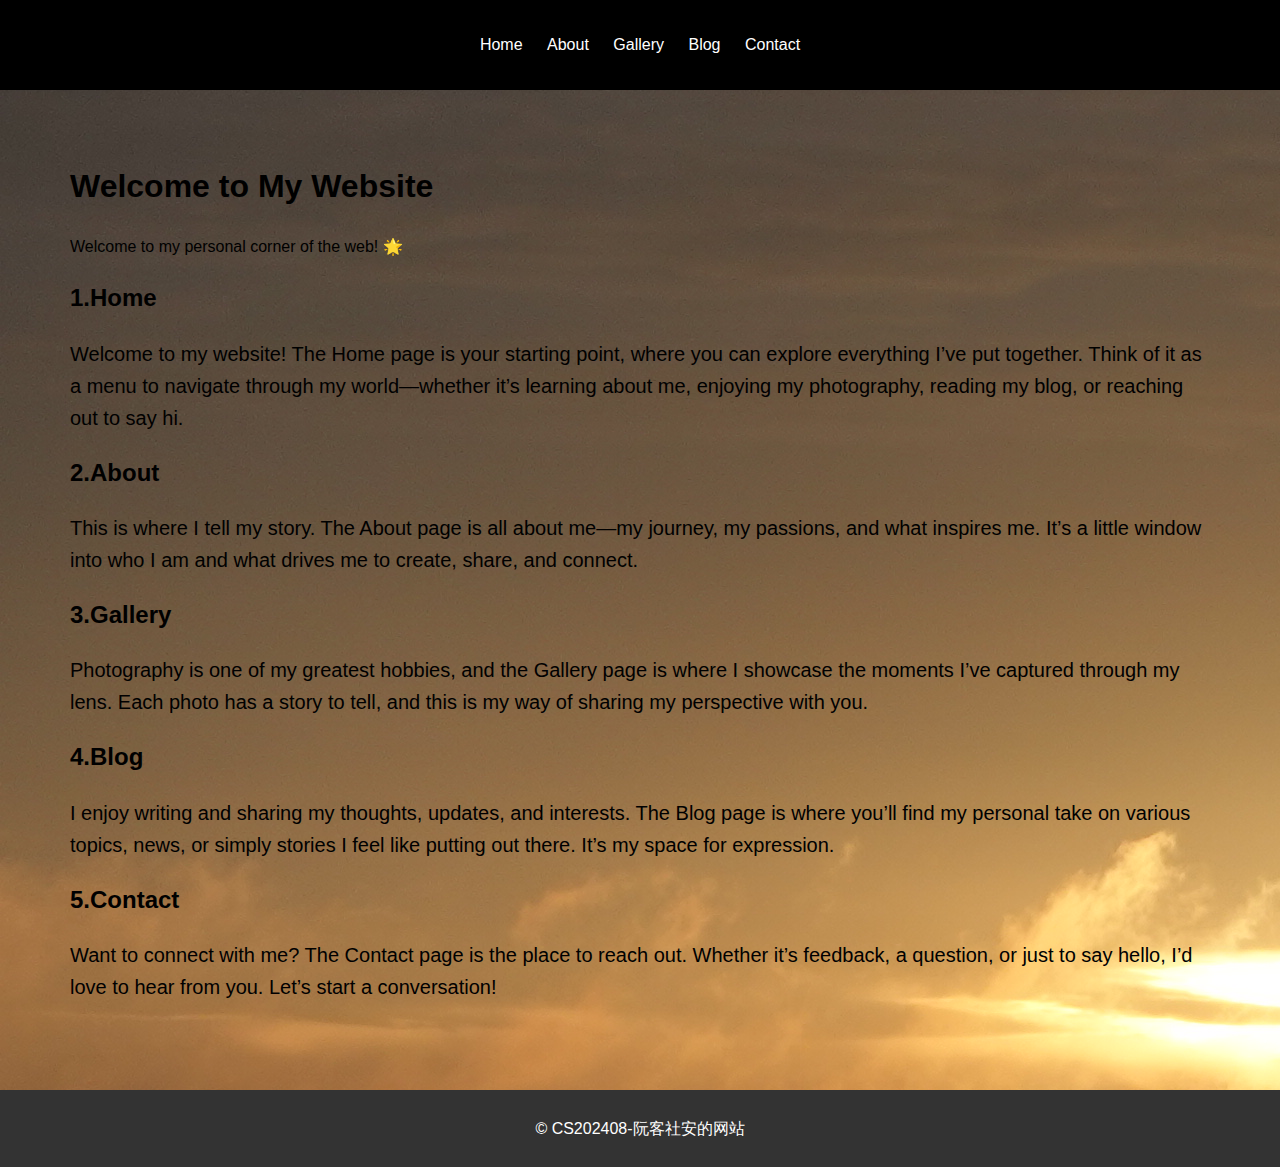
<file: index.html>
<!DOCTYPE html>
<html lang="en">
<head>
    <meta charset="UTF-8">
    <meta name="viewport" content="width=device-width, initial-scale=1.0">
    <link rel="stylesheet" href="css/style.css">
    <title>Anh's HOME</title>
</head>
<body background="BG.JPG">
    <header>
        <nav>
            <ul>
                <li><a href="index.html">Home</a></li>
                <li><a href="about.html">About</a></li>
                <li><a href="gallery.html">Gallery</a></li>
                <li><a href="blog.html">Blog</a></li>
                <li><a href="contact.html">Contact</a></li> 
            </ul>
        </nav>
    </header>
    <main>
        <div class="container">
        <div class="content-wrapper">
        <h1>Welcome to My Website</h1>
        <p>Welcome to my personal corner of the web! 🌟 </p>
        <h2><b>1.Home</b></h2>
        <p class="large-paragraph">Welcome to my website! The Home page is your starting point, where you can explore everything I’ve put together. Think of it as a menu to navigate through my world—whether it’s learning about me, enjoying my photography, reading my blog, or reaching out to say hi.</p>
        <h2><b>2.About</b></h2>
        <p class="large-paragraph">This is where I tell my story. The About page is all about me—my journey, my passions, and what inspires me. It’s a little window into who I am and what drives me to create, share, and connect.</p>
        <h2><b>3.Gallery</b></h2>
        <p class="large-paragraph">Photography is one of my greatest hobbies, and the Gallery page is where I showcase the moments I’ve captured through my lens. Each photo has a story to tell, and this is my way of sharing my perspective with you.</p>
        <h2><b>4.Blog</b></h2>
        <p class="large-paragraph">I enjoy writing and sharing my thoughts, updates, and interests. The Blog page is where you’ll find my personal take on various topics, news, or simply stories I feel like putting out there. It’s my space for expression.</p>
        <h2><b>5.Contact</b></h2>
        <p class="large-paragraph">Want to connect with me? The Contact page is the place to reach out. Whether it’s feedback, a question, or just to say hello, I’d love to hear from you. Let’s start a conversation!</p>
        </div>
        </div>
    </main>
    <footer>
        <p>&copy; CS202408-阮客社安的网站</p>
    </footer>
</body>
</html>
</file>
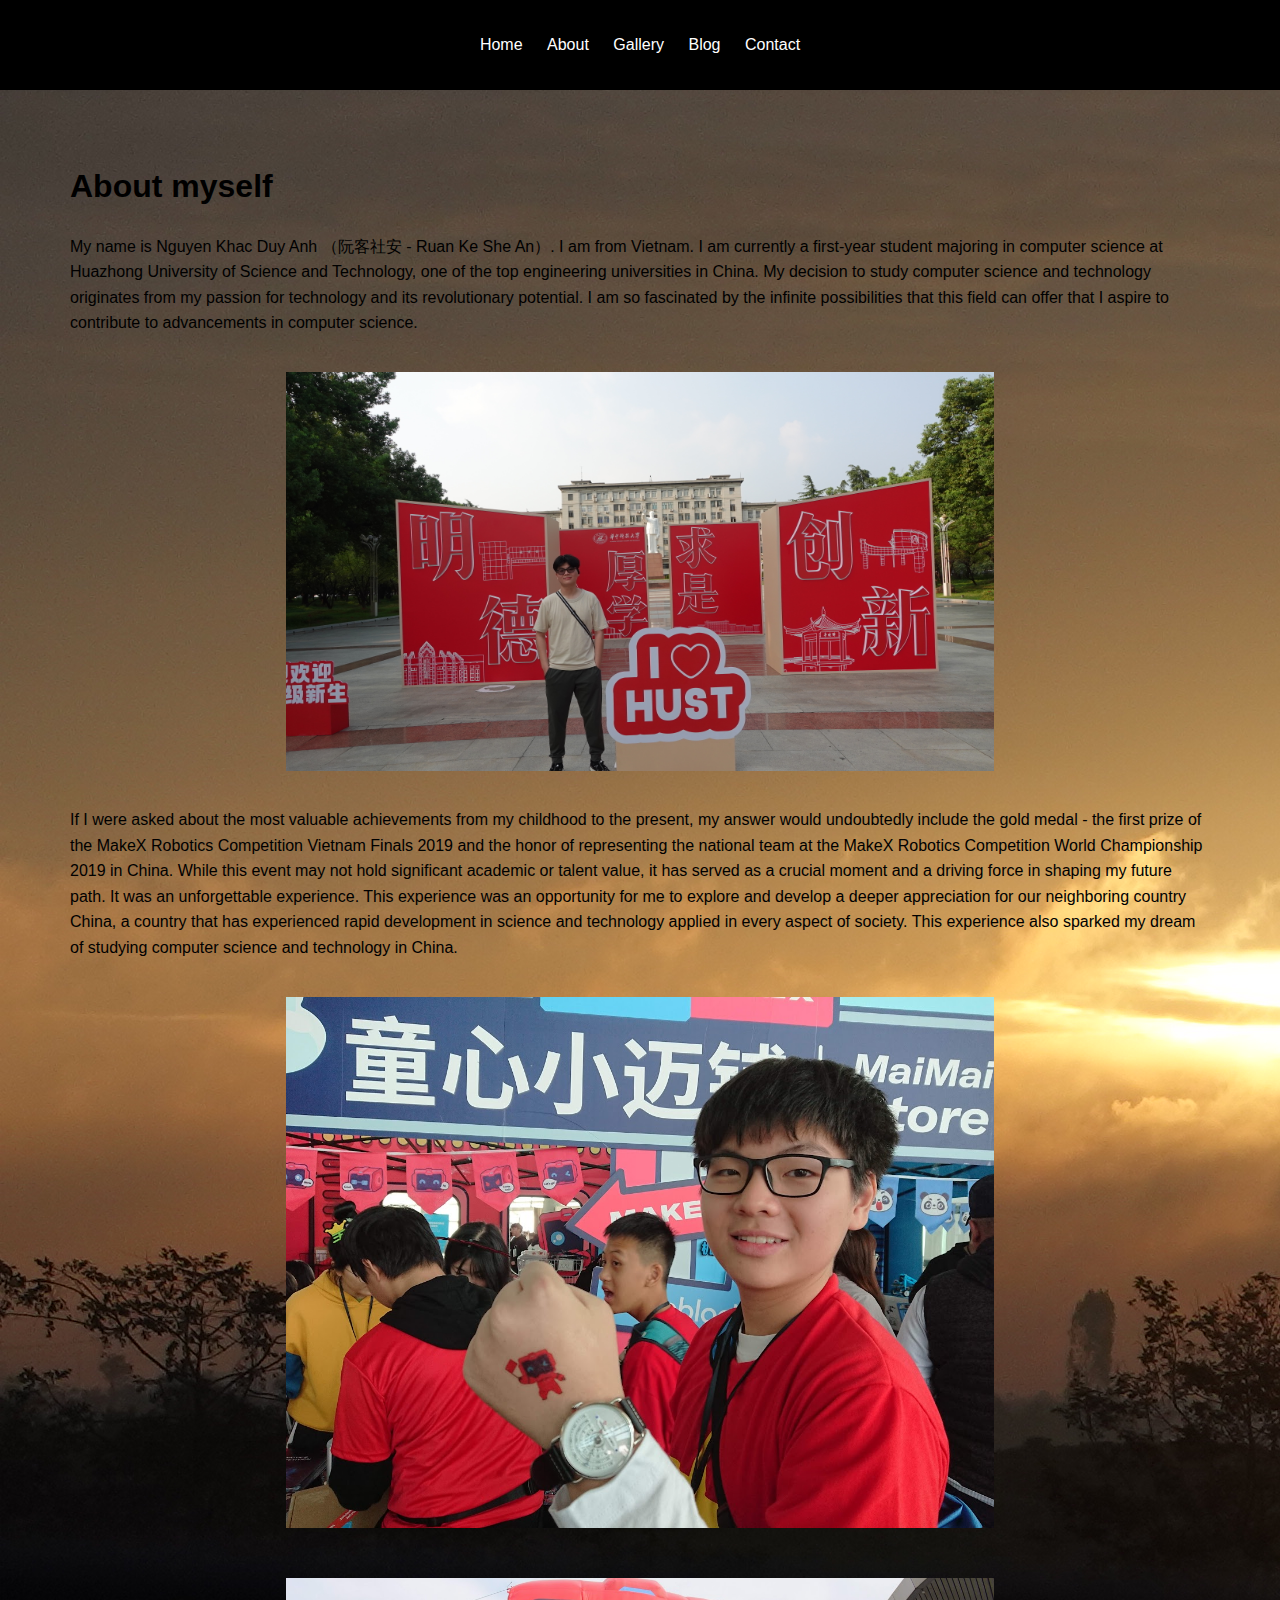
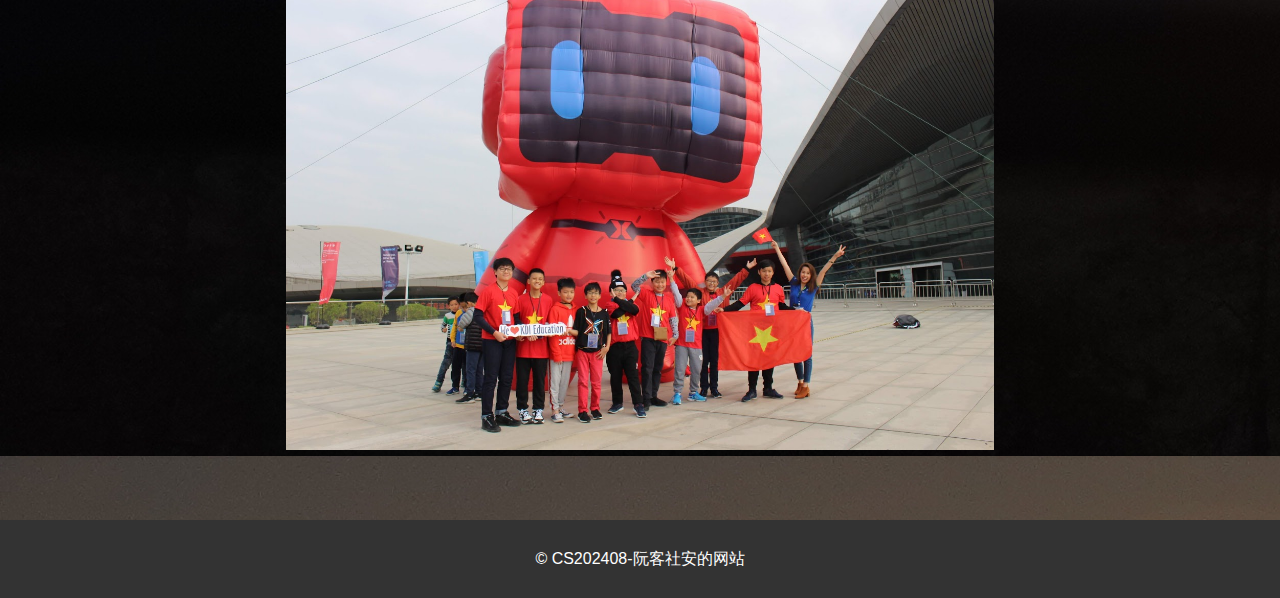
<file: about.html>
<!DOCTYPE html>
<html lang="en">
<head>
    <meta charset="UTF-8">
    <meta name="viewport" content="width=device-width, initial-scale=1.0">
    <link rel="stylesheet" href="css/style.css">
    <title>Self introduction</title>
</head>
<body background="BG.JPG">
    <header>
        <nav>
            <ul>
                <li><a href="index.html">Home</a></li>
                <li><a href="about.html">About</a></li>
                <li><a href="gallery.html">Gallery</a></li>
                <li><a href="blog.html">Blog</a></li>
                <li><a href="contact.html">Contact</a></li>
            </ul>
        </nav>
    </header>
    <main>
        <div class="container">
        <div class="content-wrapper">
        <h1>About myself</h1>
        <p>My name is Nguyen Khac Duy Anh （阮客社安 - Ruan Ke She An）. I am from Vietnam. I am currently a first-year student majoring in computer science at Huazhong University of  Science and Technology, one of the top engineering universities in China. My decision to study computer science and technology originates from my passion for technology and its revolutionary potential. I am so fascinated by the infinite possibilities that this field can offer that I aspire to contribute to advancements in computer science.  </p>
        </div>
        <section class="gallery">
            <img src="image/hust.JPG" alt="Description" class="center-image">
        </section>
        <div class="content-wrapper">
        <p>If I were asked about the most valuable achievements from my childhood to the present, my answer would undoubtedly include the gold medal - the first prize of the MakeX Robotics Competition Vietnam Finals 2019 and the honor of representing the national team at the MakeX Robotics Competition World Championship 2019 in China. While this event may not hold significant academic or talent value, it has served as a crucial moment and a driving force in shaping my future path. It was an unforgettable experience. This experience was an opportunity for me to explore and develop a deeper appreciation for our neighboring country China, a country that has experienced rapid development in science and technology applied in every aspect of society. This experience also sparked my dream of studying computer science and technology in China. </p>
        </div>
        <section class="gallery">
            <img src="image/makex1.jpg" alt="Description" class="center-image">
            <img src="image/makex2.jpg" alt="Description" class="center-image">
        </section>
       </div>
    </main>
    <footer>
        <p>&copy; CS202408-阮客社安的网站</p>
    </footer>
</body>
</html>
</file>
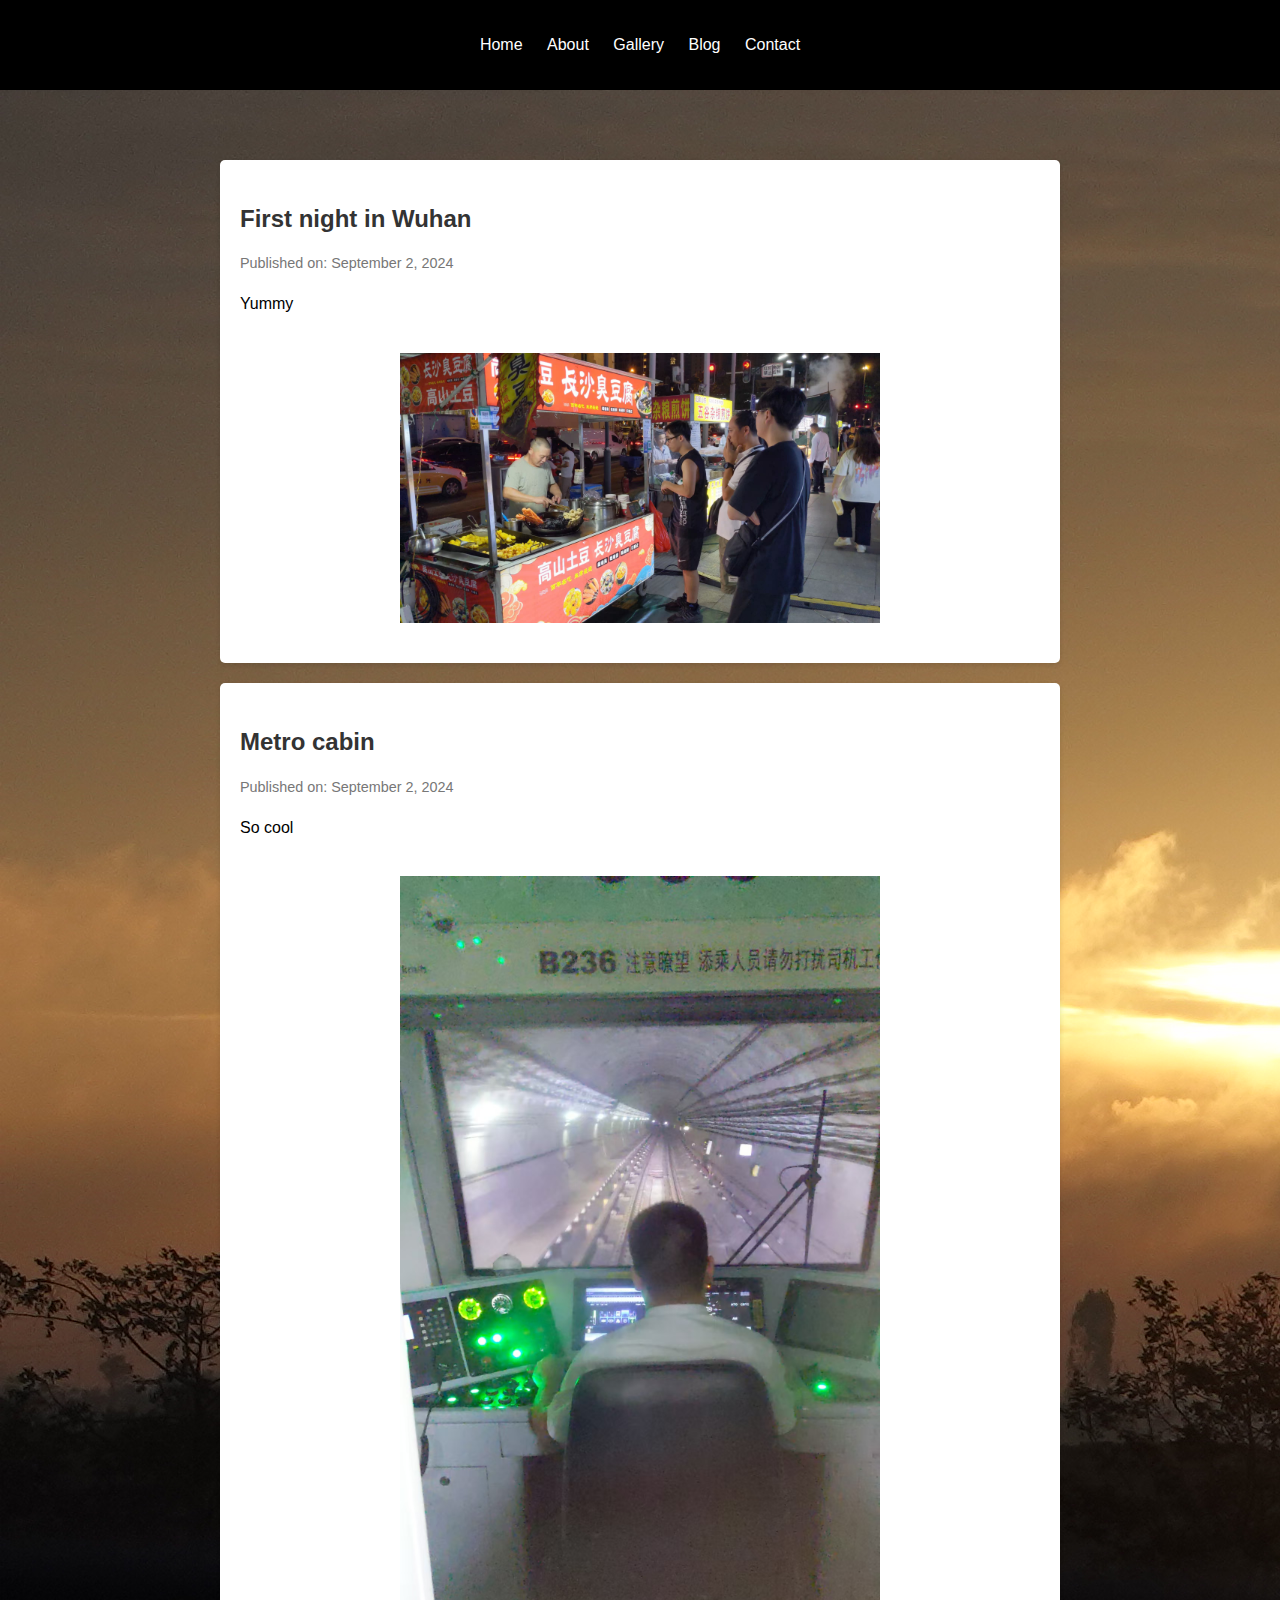
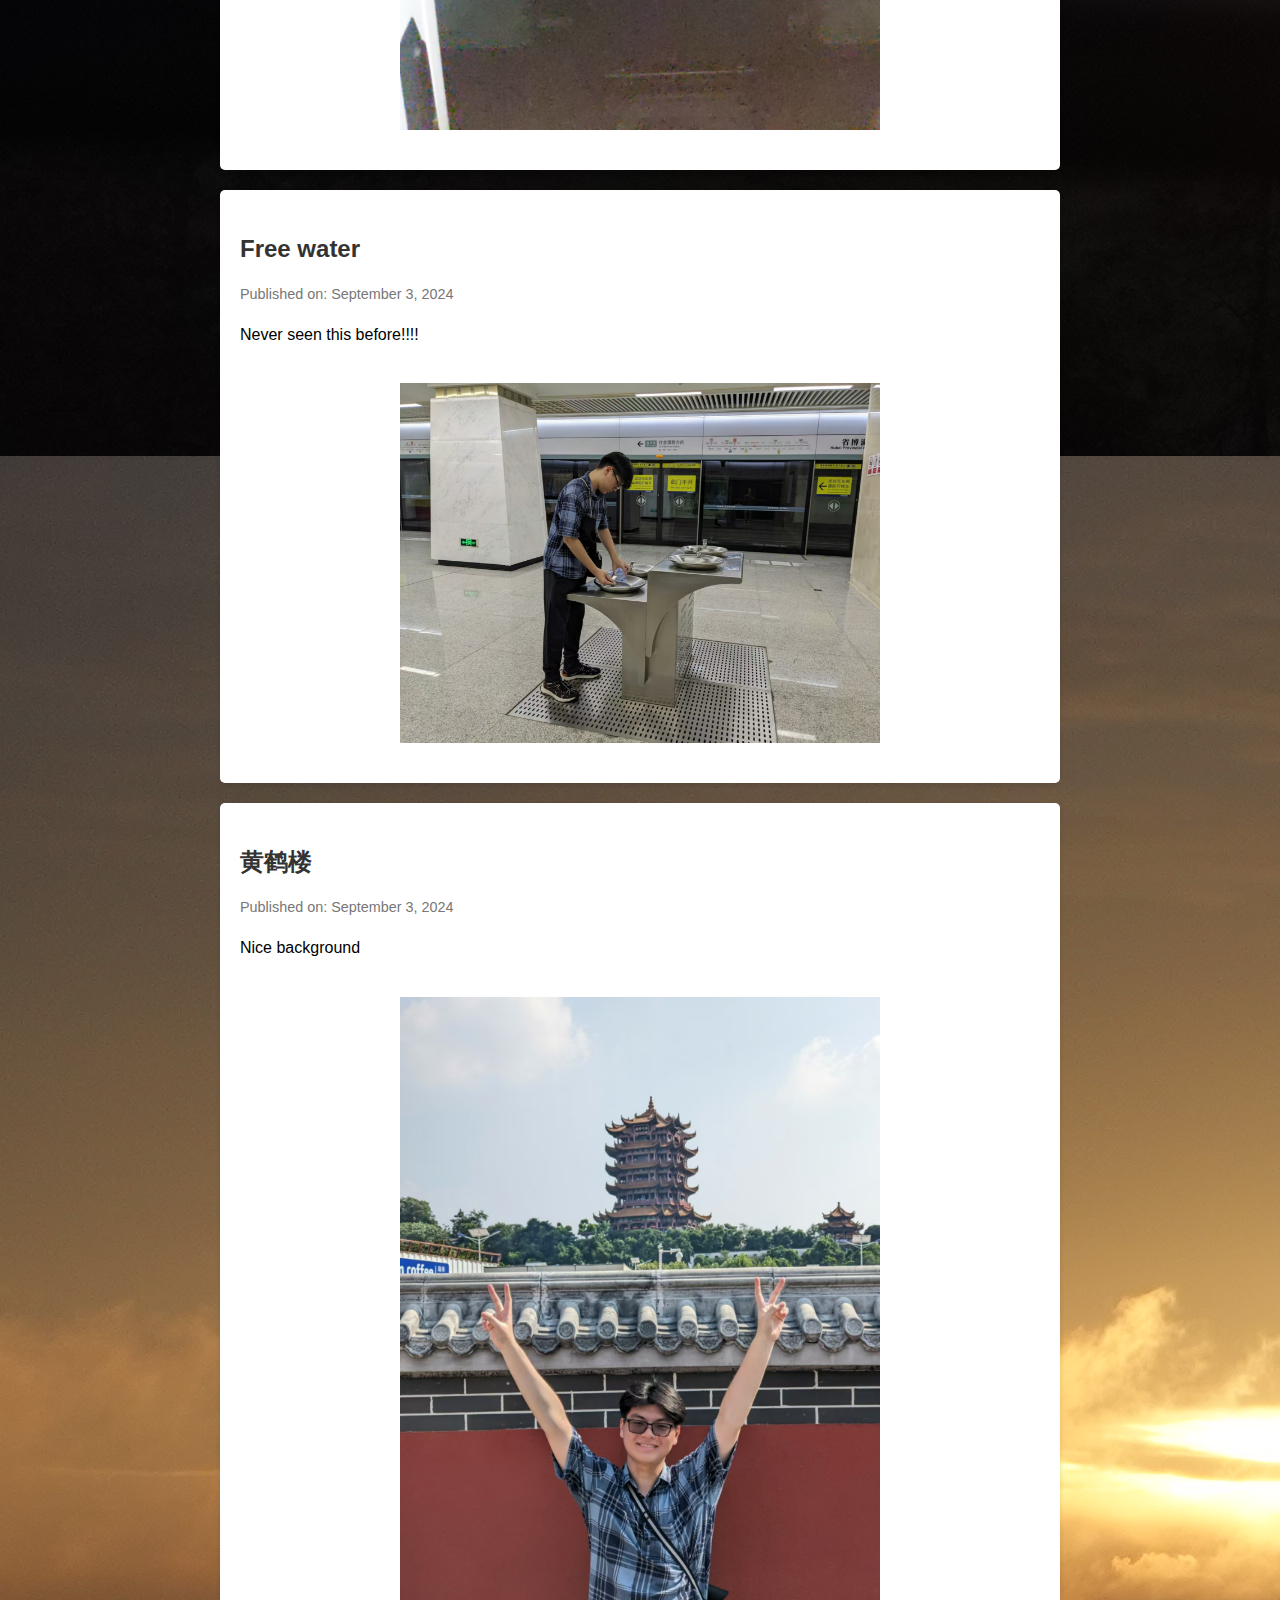
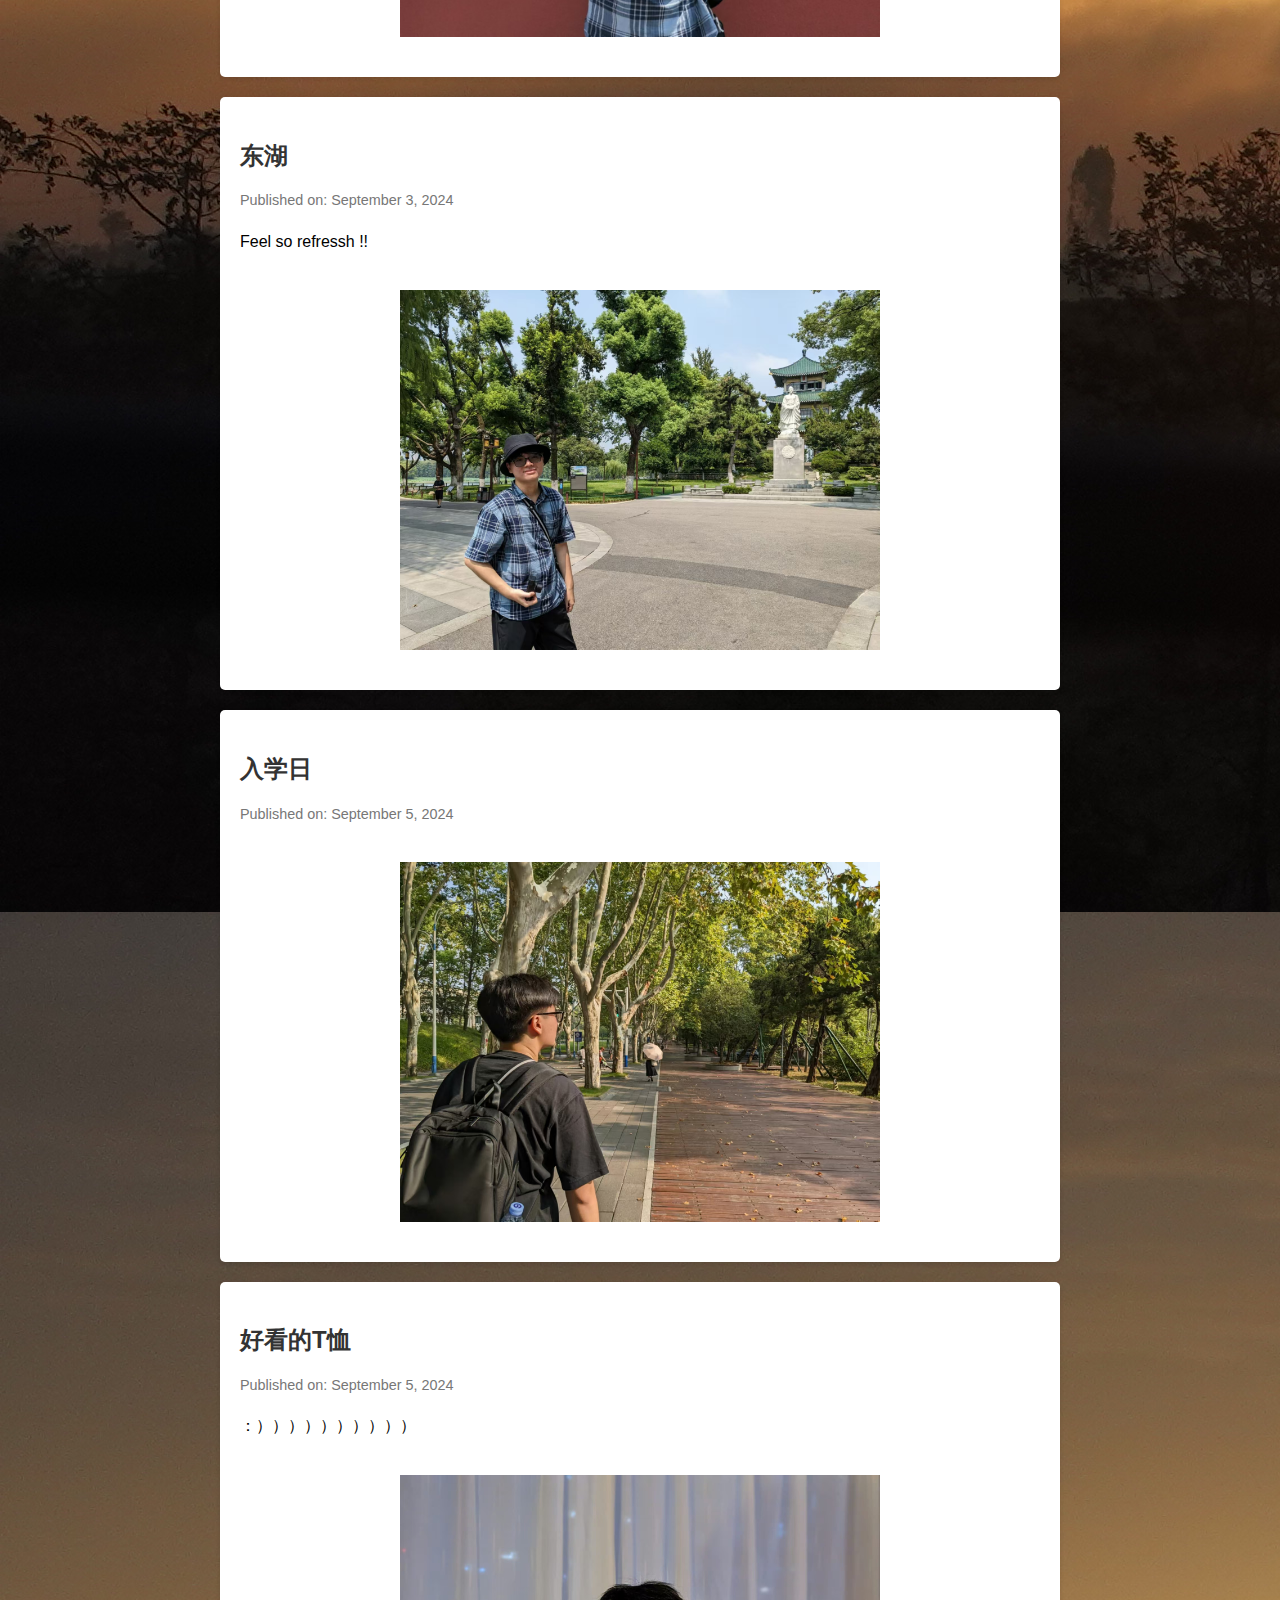
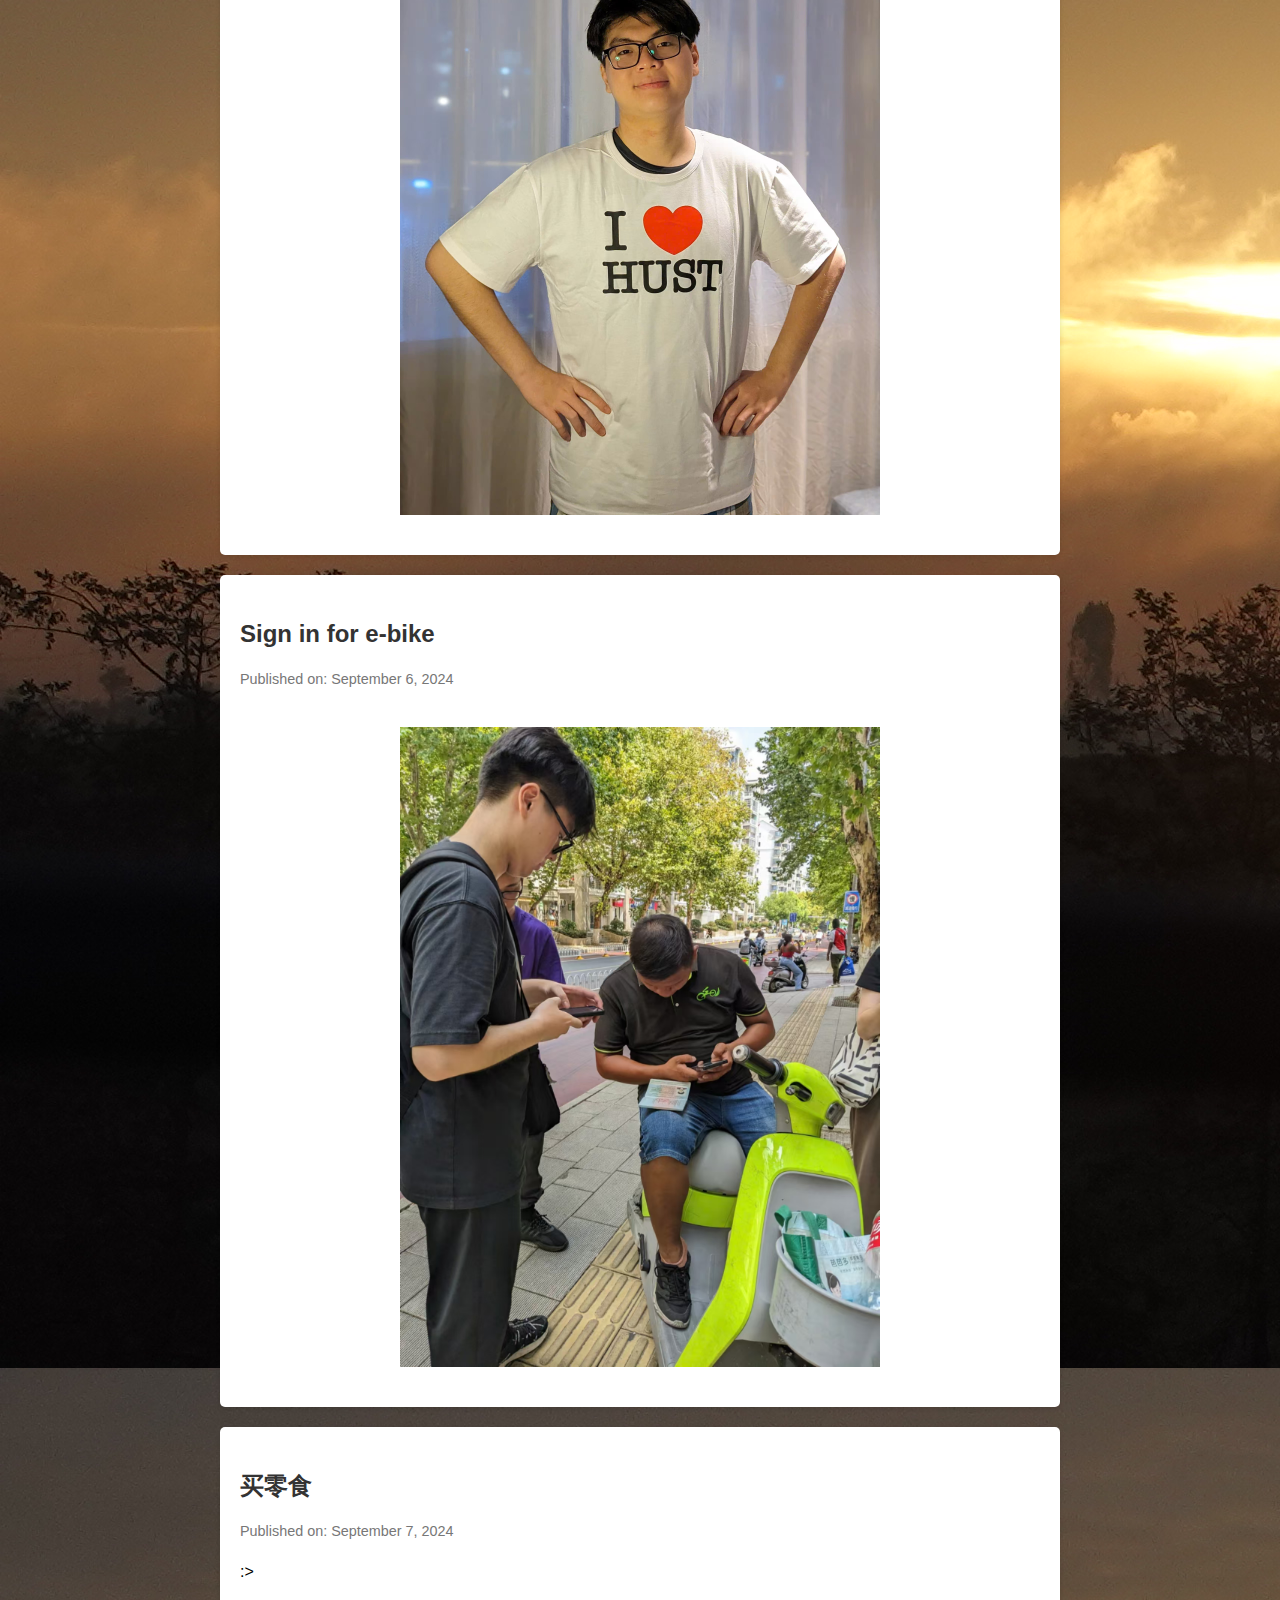
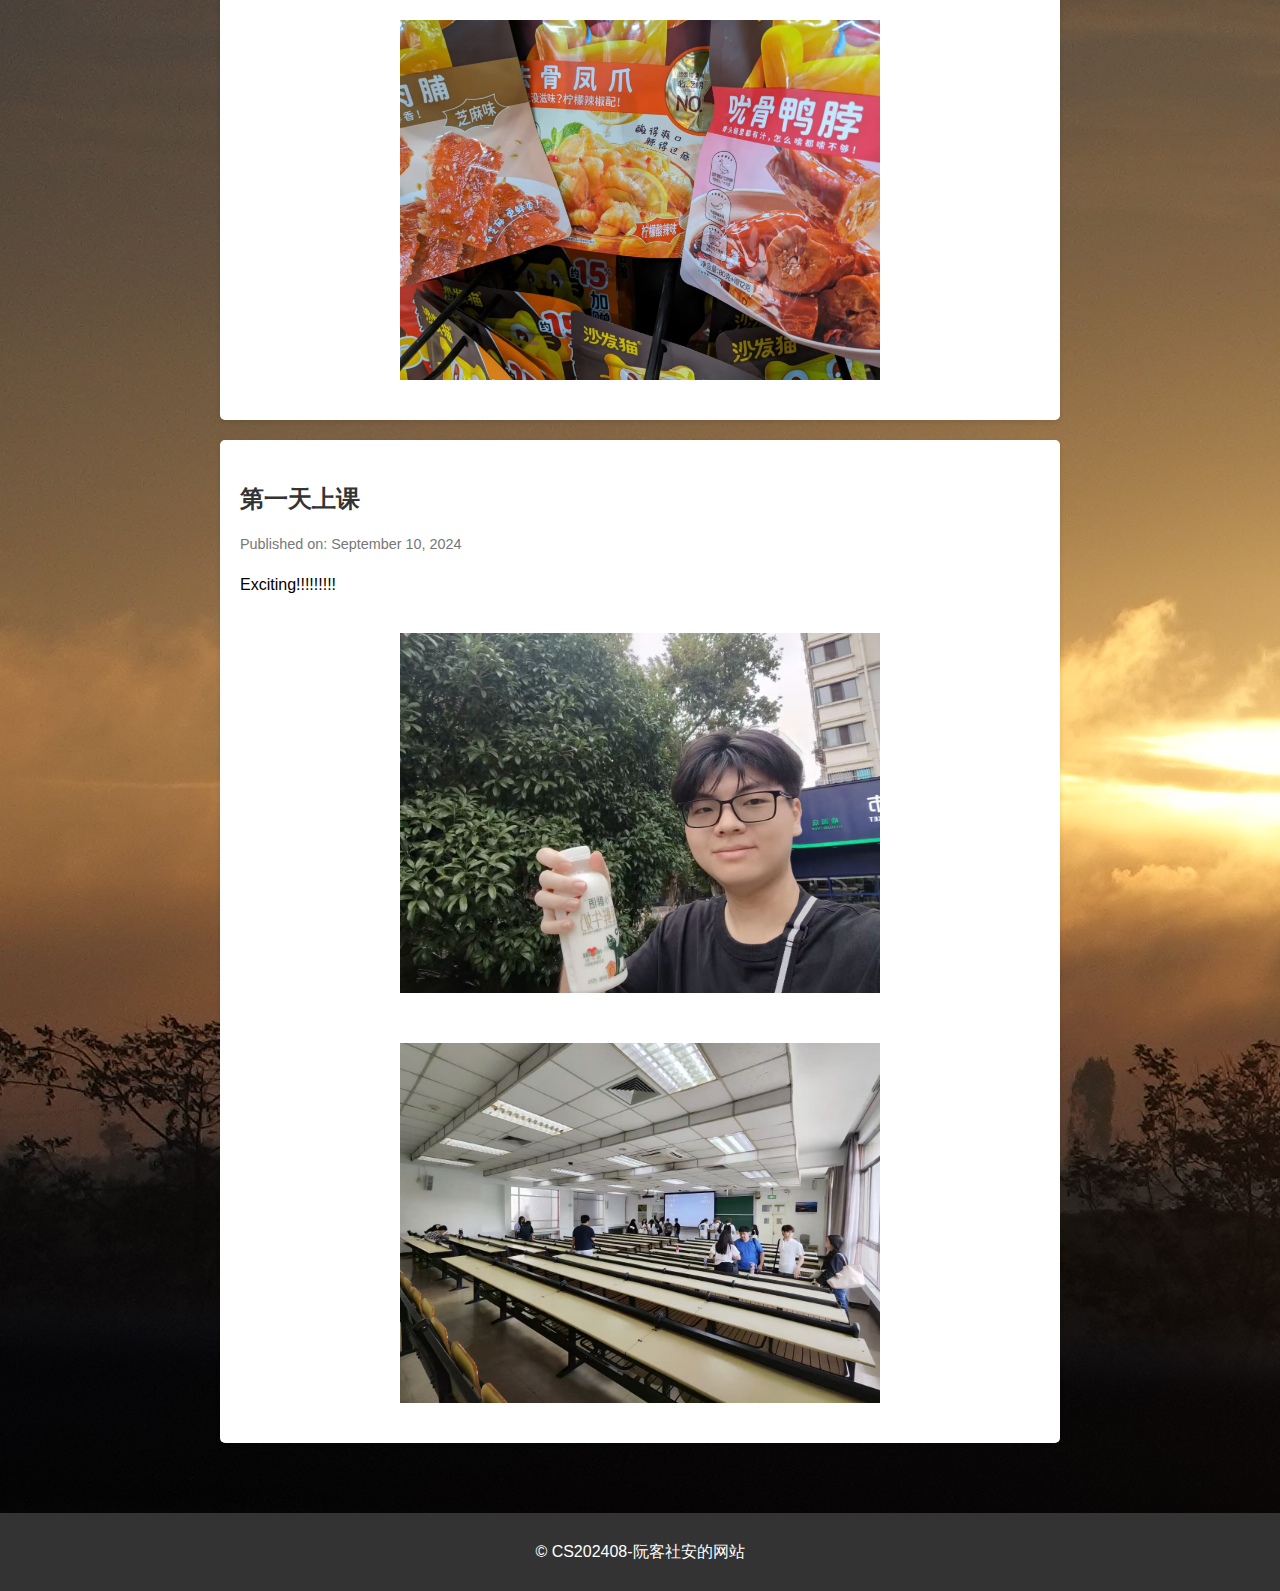
<file: blog.html>
<!DOCTYPE html>
<html lang="en">
<head>
    <meta charset="UTF-8">
    <meta name="viewport" content="width=device-width, initial-scale=1.0">
    <link rel="stylesheet" href="css/style.css">
    <title>Anh's BLOGS</title>
</head>
<body background="BG.JPG">
    <header>
        <nav>
            <ul>
                <li><a href="index.html">Home</a></li>
                <li><a href="about.html">About</a></li>
                <li><a href="gallery.html">Gallery</a></li>
                <li><a href="blog.html">Blog</a></li>
                <li><a href="contact.html">Contact</a></li>
            </ul>
        </nav>
    </header>
    <main>
        <div class="container">
        <div class="content-wrapper">
            <section class="blog-post">
                <h2 class="blog-title">First night in Wuhan</h2>
                <p class="blog-date">Published on: September 2, 2024</p>
                <p class="blog-content">
                Yummy </p> 
                <section class="gallery">
                    <img src="image/Blog/p1.jpg"  class="center-image">
                </section>    

            </section>

            <section class="blog-post">
                <h2 class="blog-title">Metro cabin</h2>
                <p class="blog-date">Published on: September 2, 2024</p>
                <p class="blog-content">
                So cool </p> 
                <section class="gallery">
                    <img src="image/Blog/p2.jpg"  class="center-image">
                </section>    

            </section>

            <section class="blog-post">
                <h2 class="blog-title">Free water</h2>
                <p class="blog-date">Published on: September 3, 2024</p>
                <p class="blog-content">
                Never seen this before!!!! </p> 
                <section class="gallery">
                    <img src="image/Blog/p3.jpg"  class="center-image">
                </section>    

            </section>

            <section class="blog-post">
                <h2 class="blog-title">黄鹤楼</h2>
                <p class="blog-date">Published on: September 3, 2024</p>
                <p class="blog-content">
                Nice background </p> 
                <section class="gallery">
                    <img src="image/Blog/p4.jpg"  class="center-image">
                </section>    

            </section>

            <section class="blog-post">
                <h2 class="blog-title">东湖</h2>
                <p class="blog-date">Published on: September 3, 2024</p>
                <p class="blog-content">
                Feel so refressh !!</p> 
                <section class="gallery">
                    <img src="image/Blog/p5.jpg"  class="center-image">
                </section>    

            </section>

            <section class="blog-post">
                <h2 class="blog-title">入学日</h2>
                <p class="blog-date">Published on: September 5, 2024</p>
                <p class="blog-content">
                </p> 
                <section class="gallery">
                    <img src="image/Blog/p6.jpg"  class="center-image">
                </section>    

            </section>

            <section class="blog-post">
                <h2 class="blog-title">好看的T恤</h2>
                <p class="blog-date">Published on: September 5, 2024</p>
                <p class="blog-content">
                ：）））））））））） </p> 
                <section class="gallery">
                    <img src="image/Blog/p7.jpg"  class="center-image">
                </section>    

            </section>

            <section class="blog-post">
                <h2 class="blog-title">Sign in for e-bike</h2>
                <p class="blog-date">Published on: September 6, 2024</p>
                <p class="blog-content">
                 </p> 
                <section class="gallery">
                    <img src="image/Blog/p8.jpg"  class="center-image">
                </section>    

            </section>

            <section class="blog-post">
                <h2 class="blog-title">买零食</h2>
                <p class="blog-date">Published on: September 7, 2024</p>
                <p class="blog-content">
                :></p> 
                <section class="gallery">
                    <img src="image/Blog/p9.jpg"  class="center-image">
                </section>    

            </section>
            
            <section class="blog-post">
                <h2 class="blog-title">第一天上课</h2>
                <p class="blog-date">Published on: September 10, 2024</p>
                <p class="blog-content">
                Exciting!!!!!!!!!</p> 
                <section class="gallery">
                    <img src="image/Blog/p10.jpg"  class="center-image">
                    <img src="image/Blog/p11.jpg"  class="center-image">
                </section>    

            </section>

            


        </div>
        </div>
    </main>
    <footer>
        <p>&copy; CS202408-阮客社安的网站</p>
    </footer>
</body>
</html>
</file>
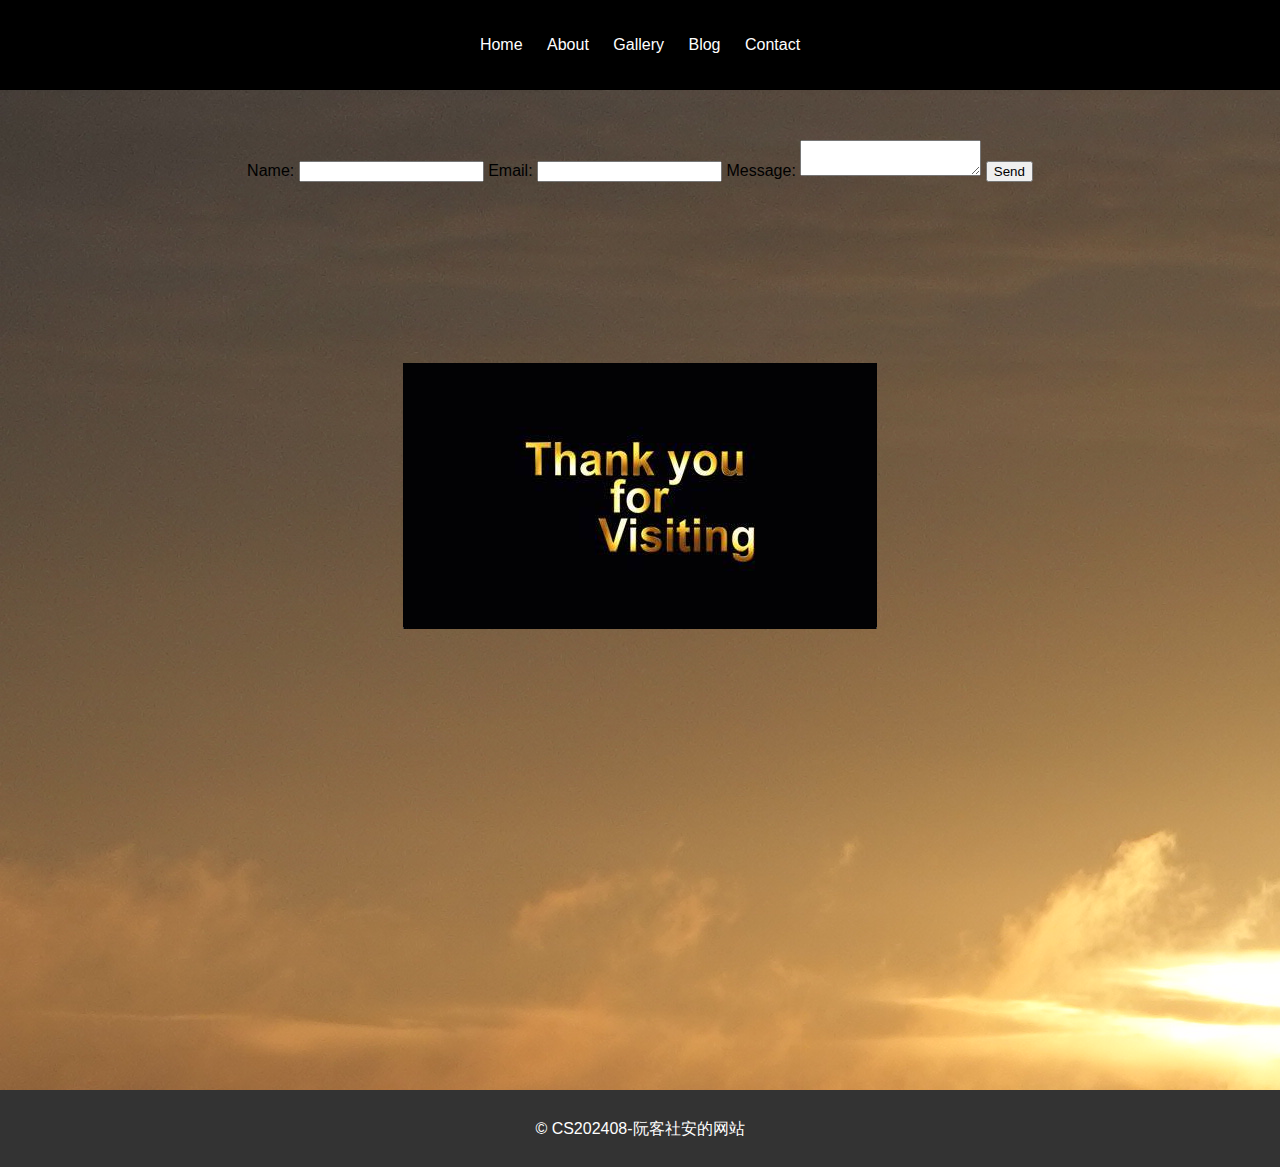
<file: contact.html>
<!DOCTYPE html>
<html lang="en">
<head>
    <meta charset="UTF-8">
    <meta name="viewport" content="width=device-width, initial-scale=1.0">
    <link rel="stylesheet" href="css/style.css">
    <title>CONTACT</title>
</head>
<body background="BG.JPG">
    <header>
        <nav>
            <ul>
                <li><a href="index.html">Home</a></li>
                <li><a href="about.html">About</a></li>
                <li><a href="gallery.html">Gallery</a></li>
                <li><a href="blog.html">Blog</a></li>
                <li><a href="contact.html">Contact</a></li>
            </ul>
        </nav>
    </header>
    <main>
        <div class="container">
        <div class="content-wrapper">
            <form action="#" method="post">
                <label for="name">Name:</label>
                <input type="text" id="name" name="name" required>
                <label for="email">Email:</label>
                <input type="email" id="email" name="email" required>
                <label for="message">Message:</label>
                <textarea id="message" name="message" required></textarea>
                <button type="submit">Send</button>
            </form>
        </div>
        <p></p>
        <p></p>
        <p></p>
        <p></p>
        <p></p>
        <section class="gallery">
            <img src="image/OIP.jpg" class="center-image">
        </section>
        </div>
    </main>
    <footer>
        <p>&copy; CS202408-阮客社安的网站</p>
    </footer>
</body>
</html>
</file>
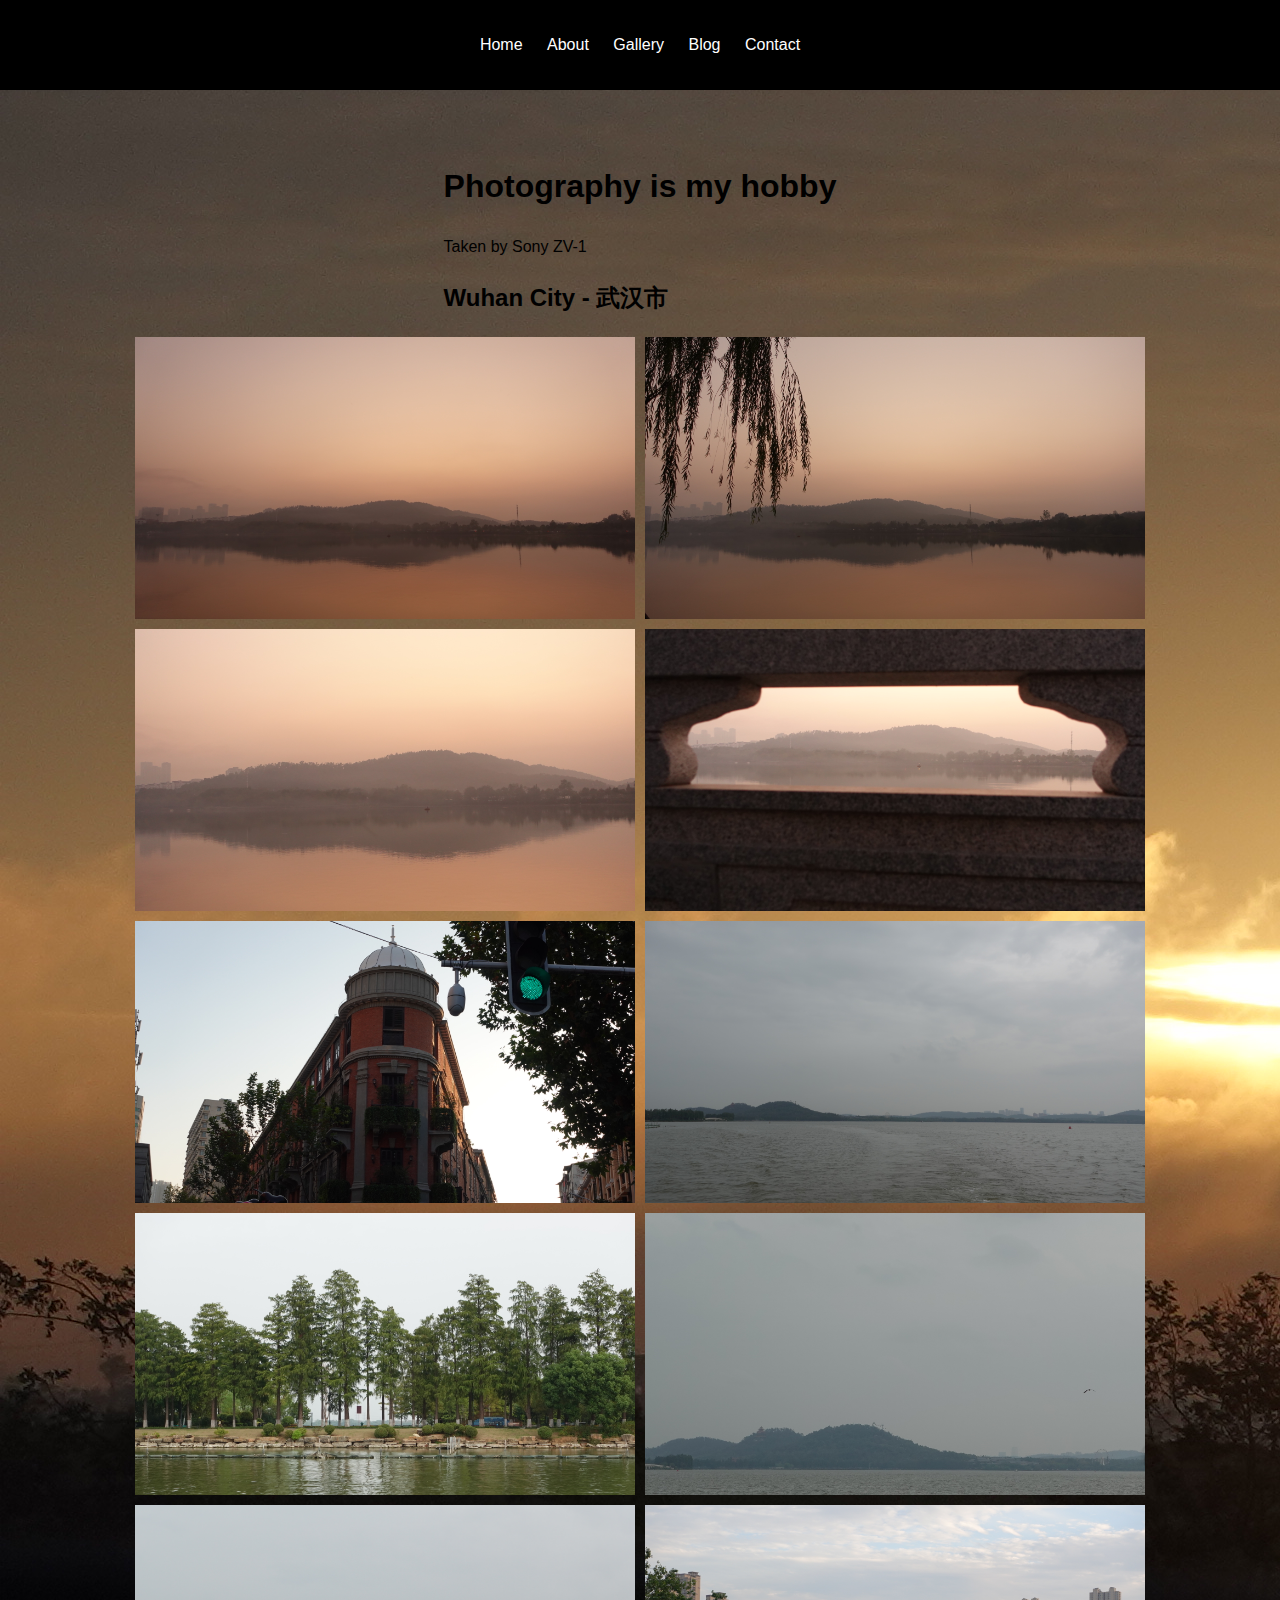
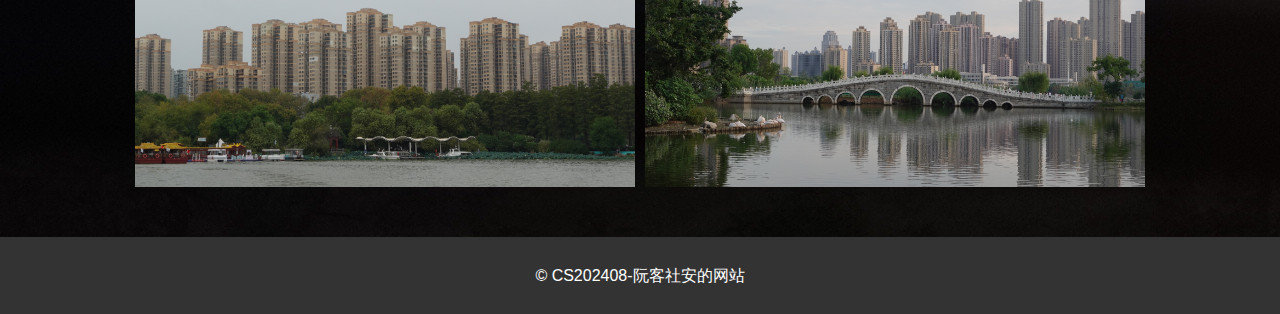
<file: gallery.html>
<!DOCTYPE html>
<html lang="en">
<head>
    <meta charset="UTF-8">
    <meta name="viewport" content="width=device-width, initial-scale=1.0">
    <link rel="stylesheet" href="css/style.css">
    <title>Anh's GALLERY</title>
</head>
<body background="BG.JPG">
    <header>
        <nav>
            <ul>
                <li><a href="index.html">Home</a></li>
                <li><a href="about.html">About</a></li>
                <li><a href="gallery.html">Gallery</a></li>
                <li><a href="blog.html">Blog</a></li>
                <li><a href="contact.html">Contact</a></li>
            </ul>
        </nav>
    </header>
    <main>
        <div class="container">
        <div class="content-wrapper">
            <h1><b>Photography is my hobby</b></h1>
            <p>Taken by Sony ZV-1</p>
            <h2>Wuhan City - 武汉市</h2>
        </div>
        <div class="gallery">
            <img src="image/1.JPG" class="gallery-image" onclick="openLightbox('image/1.JPG')">
            <img src="image/2.JPG" class="gallery-image" onclick="openLightbox('image/2.JPG')">
            <img src="image/3.JPG" class="gallery-image" onclick="openLightbox('image/3.JPG')">
            <img src="image/4.JPG" class="gallery-image" onclick="openLightbox('image/4.JPG')">
            <img src="image/5.JPG" class="gallery-image" onclick="openLightbox('image/5.JPG')">
            <img src="image/6.JPG" class="gallery-image" onclick="openLightbox('image/6.JPG')">
            <img src="image/7.JPG" class="gallery-image" onclick="openLightbox('image/7.JPG')">
            <img src="image/8.JPG" class="gallery-image" onclick="openLightbox('image/8.JPG')">
            <img src="image/9.jpg" class="gallery-image" onclick="openLightbox('image/9.jpg')">
            <img src="image/10.JPG" class="gallery-image" onclick="openLightbox('image/10.JPG')">
            
         
           
        </div>
        
        <div id="lightbox" class="lightbox">
            <span class="close" onclick="closeLightbox()">&times;</span>
            <img id="lightbox-image" class="lightbox-content">
        </div>
        </div>  
    </main>
    <footer>
        <p>&copy; CS202408-阮客社安的网站</p>
    </footer>
</body>
<script src="js/script.js"></script>
</html>
</file>
<file: css/style.css>
body {
    font-family: Arial, sans-serif;
    line-height: 1.6;
    margin: 0;
    padding: 0;
    background-color: #588f9f;
    
}
header {
    background: #000000;
    color: #fff;
    padding: 1em 0;
    text-align: center;
}
nav ul {
    list-style: none;
    padding: 0;
}
nav ul li {
    display: inline;
    margin: 0 10px;
}
nav ul li a {
    color: #fff;
    text-decoration: none;
}
footer {
    text-align: center;
    padding: 10px;
    background: #333;
    color: #fff;
}

.gallery {
    display: flex;
    flex-wrap: wrap;
    gap: 10px;
    justify-content: center;
}

.gallery-image {
    width: 500px; 
    height: auto;
    cursor: pointer; 
    transition: transform 0.2s;
}

.gallery-image:hover {
    transform: scale(1.1); 
}

.center-image {
    display: block;          
    margin: 0 auto;           
    max-width: 60%;           
    height: auto;             
    padding: 20px;
}



.image-container {
    display: flex;             
    justify-content: center;   
    align-items: center;       
    height: 100vh;             
}


.lightbox {
    display: none; 
    position: fixed;
    top: 0;
    left: 0;
    width: 100%;
    height: 100%;
    background: rgba(0, 0, 0, 0.8); 
    justify-content: center;
    align-items: center;
    z-index: 1000;
}

.lightbox-content {
    max-width: 80%; 
    max-height: 80%; 
    border: 2px solid #fff;
    box-shadow: 0 0 20px rgba(255, 255, 255, 0.8);
}

.close {
    position: absolute;
    top: 20px;
    right: 30px;
    font-size: 30px;
    color: white;
    cursor: pointer;
    font-weight: bold;
}

.content-wrapper {
    margin: 0 auto; 
    padding: 0 20px; 
    max-width: 1200px;
    box-sizing: border-box; 
}

.large-paragraph {
    font-size: 20px;
}

.container {
    display: flex;
    flex-direction: column;
    min-height: 100vh; 
}
main {
    flex: 1; 
    padding: 50px;
}

.blog-post {
    background: #ffffff;
    margin: 20px auto;
    padding: 20px;
    border-radius: 5px;
    box-shadow: 0 2px 5px rgba(0, 0, 0, 0.1);
    max-width: 800px;
}

.blog-title {
    color: #333;
    margin-bottom: 10px;
}

.blog-date {
    font-size: 0.9em;
    color: #777;
    margin-bottom: 15px;
}

.blog-content {
    font-size: 1em;
}
</file>
